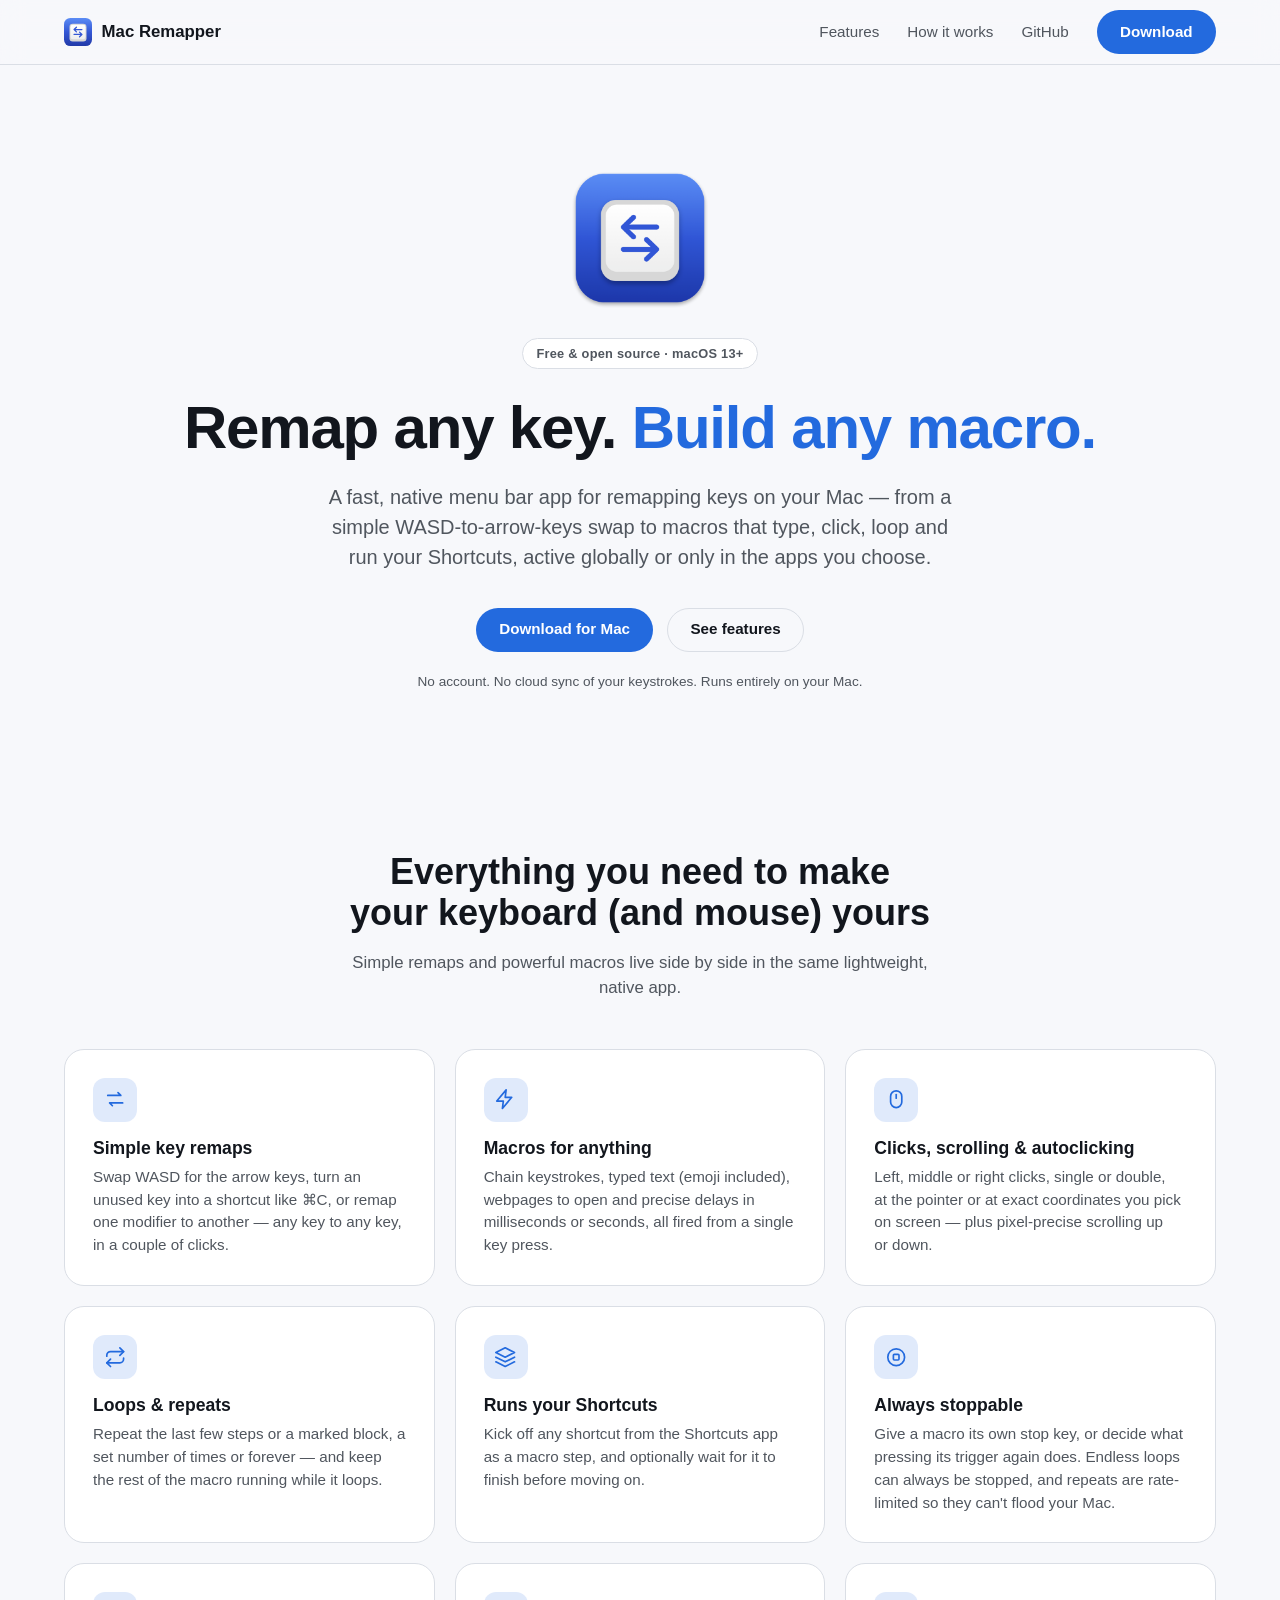
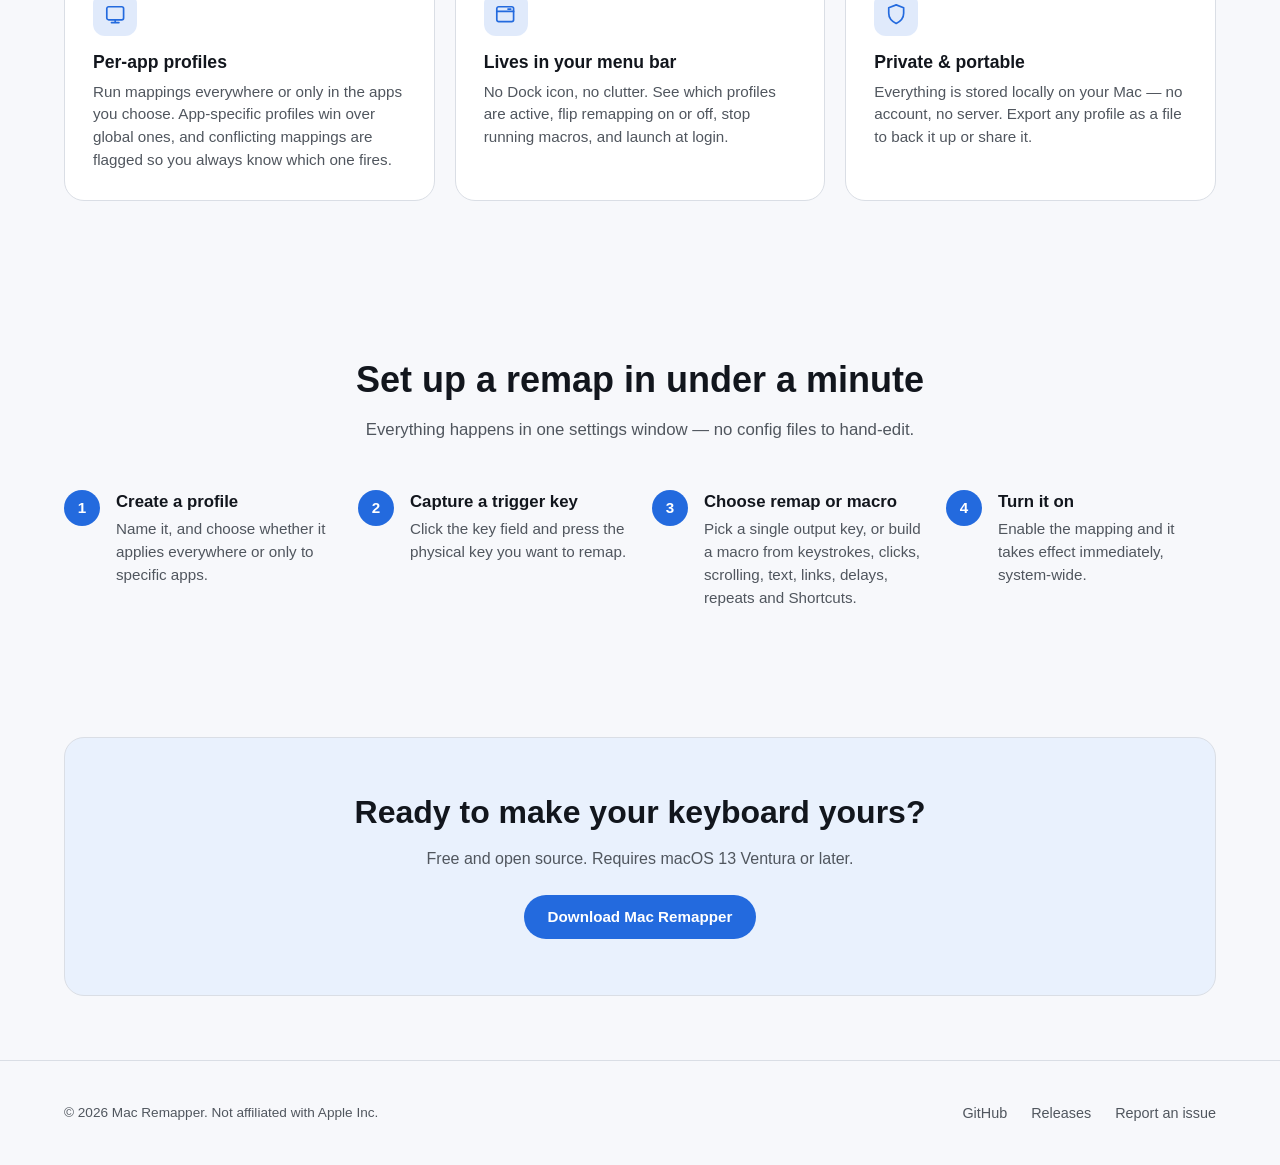
<file: docs/index.html>
<!doctype html>
<html lang="en">
<head>
<meta charset="utf-8">
<meta name="viewport" content="width=device-width, initial-scale=1, viewport-fit=cover">
<meta name="color-scheme" content="light dark">
<title>Mac Remapper — Remap keys and build macros on your Mac</title>
<meta name="description" content="Mac Remapper is a free, native menu bar app for remapping keys and building keyboard and mouse macros on macOS — globally or per app.">
<link rel="icon" href="assets/icons/favicon.svg" type="image/svg+xml">
<link rel="apple-touch-icon" href="assets/icons/apple-touch-icon.png">
<link rel="stylesheet" href="css/styles.css?v=2">
</head>
<body>

<nav class="site-nav">
  <div class="wrap">
    <a class="brand" href="index.html">
      <img src="assets/icons/favicon.svg" alt="" width="28" height="28">
      Mac Remapper
    </a>
    <button class="nav-toggle" aria-label="Toggle navigation" aria-expanded="false">
      <svg viewBox="0 0 24 24" width="20" height="20" fill="none" stroke="currentColor" stroke-width="2" stroke-linecap="round" aria-hidden="true">
        <path d="M3 6h18M3 12h18M3 18h18"></path>
      </svg>
    </button>
    <ul class="nav-links" data-open="false">
      <li><a href="index.html#features">Features</a></li>
      <li><a href="index.html#how-it-works">How it works</a></li>
      <li><a href="https://github.com/cksarge/Mac-Remapper">GitHub</a></li>
      <li><a class="btn btn-primary" href="download.html">Download</a></li>
    </ul>
  </div>
</nav>

<main>
  <section class="hero">
    <div class="wrap">
      <img class="hero-icon" src="assets/icons/app-icon-512.png" alt="Mac Remapper app icon" width="160" height="160">
      <span class="eyebrow">Free &amp; open source · macOS 13+</span>
      <h1>Remap any key. <span class="accent">Build any macro.</span></h1>
      <p class="hero-subtitle">
        A fast, native menu bar app for remapping keys on your Mac — from a simple
        WASD-to-arrow-keys swap to macros that type, click, loop and run your
        Shortcuts, active globally or only in the apps you choose.
      </p>
      <div class="hero-actions">
        <a class="btn btn-primary" href="download.html">Download for Mac</a>
        <a class="btn btn-secondary" href="index.html#features">See features</a>
      </div>
      <p class="hero-note">No account. No cloud sync of your keystrokes. Runs entirely on your Mac.</p>
    </div>
  </section>

  <section id="features">
    <div class="wrap">
      <div class="section-head">
        <h2>Everything you need to make your keyboard (and mouse) yours</h2>
        <p>Simple remaps and powerful macros live side by side in the same lightweight, native app.</p>
      </div>
      <div class="feature-grid">
        <article class="feature-card">
          <div class="icon">
            <svg viewBox="0 0 24 24" fill="none" stroke="currentColor" stroke-width="1.8" stroke-linecap="round" stroke-linejoin="round" aria-hidden="true">
              <path d="M4 8h14l-3-3"></path><path d="M20 16H6l3 3"></path>
            </svg>
          </div>
          <h3>Simple key remaps</h3>
          <p>Swap WASD for the arrow keys, turn an unused key into a shortcut like ⌘C, or remap one modifier to another — any key to any key, in a couple of clicks.</p>
        </article>
        <article class="feature-card">
          <div class="icon">
            <svg viewBox="0 0 24 24" fill="none" stroke="currentColor" stroke-width="1.8" stroke-linecap="round" stroke-linejoin="round" aria-hidden="true">
              <path d="M13 2 3 14h7l-1 8 10-12h-7l1-8z"></path>
            </svg>
          </div>
          <h3>Macros for anything</h3>
          <p>Chain keystrokes, typed text (emoji included), webpages to open and precise delays in milliseconds or seconds, all fired from a single key press.</p>
        </article>
        <article class="feature-card">
          <div class="icon">
            <svg viewBox="0 0 24 24" fill="none" stroke="currentColor" stroke-width="1.8" stroke-linecap="round" stroke-linejoin="round" aria-hidden="true">
              <rect x="6" y="3" width="12" height="18" rx="6"></rect><path d="M12 7v4"></path>
            </svg>
          </div>
          <h3>Clicks, scrolling &amp; autoclicking</h3>
          <p>Left, middle or right clicks, single or double, at the pointer or at exact coordinates you pick on screen — plus pixel-precise scrolling up or down.</p>
        </article>
        <article class="feature-card">
          <div class="icon">
            <svg viewBox="0 0 24 24" fill="none" stroke="currentColor" stroke-width="1.8" stroke-linecap="round" stroke-linejoin="round" aria-hidden="true">
              <path d="M17 2l4 4-4 4"></path><path d="M3 11v-1a4 4 0 0 1 4-4h14"></path><path d="M7 22l-4-4 4-4"></path><path d="M21 13v1a4 4 0 0 1-4 4H3"></path>
            </svg>
          </div>
          <h3>Loops &amp; repeats</h3>
          <p>Repeat the last few steps or a marked block, a set number of times or forever — and keep the rest of the macro running while it loops.</p>
        </article>
        <article class="feature-card">
          <div class="icon">
            <svg viewBox="0 0 24 24" fill="none" stroke="currentColor" stroke-width="1.8" stroke-linecap="round" stroke-linejoin="round" aria-hidden="true">
              <path d="M12 2 2 7l10 5 10-5-10-5z"></path><path d="M2 17l10 5 10-5"></path><path d="M2 12l10 5 10-5"></path>
            </svg>
          </div>
          <h3>Runs your Shortcuts</h3>
          <p>Kick off any shortcut from the Shortcuts app as a macro step, and optionally wait for it to finish before moving on.</p>
        </article>
        <article class="feature-card">
          <div class="icon">
            <svg viewBox="0 0 24 24" fill="none" stroke="currentColor" stroke-width="1.8" stroke-linecap="round" stroke-linejoin="round" aria-hidden="true">
              <circle cx="12" cy="12" r="9"></circle><rect x="9" y="9" width="6" height="6" rx="1"></rect>
            </svg>
          </div>
          <h3>Always stoppable</h3>
          <p>Give a macro its own stop key, or decide what pressing its trigger again does. Endless loops can always be stopped, and repeats are rate-limited so they can't flood your Mac.</p>
        </article>
        <article class="feature-card">
          <div class="icon">
            <svg viewBox="0 0 24 24" fill="none" stroke="currentColor" stroke-width="1.8" stroke-linecap="round" stroke-linejoin="round" aria-hidden="true">
              <rect x="3" y="4" width="18" height="14" rx="2"></rect><path d="M8 21h8M12 18v3"></path>
            </svg>
          </div>
          <h3>Per-app profiles</h3>
          <p>Run mappings everywhere or only in the apps you choose. App-specific profiles win over global ones, and conflicting mappings are flagged so you always know which one fires.</p>
        </article>
        <article class="feature-card">
          <div class="icon">
            <svg viewBox="0 0 24 24" fill="none" stroke="currentColor" stroke-width="1.8" stroke-linecap="round" stroke-linejoin="round" aria-hidden="true">
              <rect x="3" y="4" width="18" height="16" rx="2"></rect><path d="M3 9h18"></path><path d="M15 6.5h3"></path>
            </svg>
          </div>
          <h3>Lives in your menu bar</h3>
          <p>No Dock icon, no clutter. See which profiles are active, flip remapping on or off, stop running macros, and launch at login.</p>
        </article>
        <article class="feature-card">
          <div class="icon">
            <svg viewBox="0 0 24 24" fill="none" stroke="currentColor" stroke-width="1.8" stroke-linecap="round" stroke-linejoin="round" aria-hidden="true">
              <path d="M12 2 4 5v6c0 5 3.4 8.7 8 11 4.6-2.3 8-6 8-11V5l-8-3z"></path>
            </svg>
          </div>
          <h3>Private &amp; portable</h3>
          <p>Everything is stored locally on your Mac — no account, no server. Export any profile as a file to back it up or share it.</p>
        </article>
      </div>
    </div>
  </section>

  <section id="how-it-works">
    <div class="wrap">
      <div class="section-head">
        <h2>Set up a remap in under a minute</h2>
        <p>Everything happens in one settings window — no config files to hand-edit.</p>
      </div>
      <div class="steps">
        <div class="step">
          <span class="step-number">1</span>
          <h3>Create a profile</h3>
          <p>Name it, and choose whether it applies everywhere or only to specific apps.</p>
        </div>
        <div class="step">
          <span class="step-number">2</span>
          <h3>Capture a trigger key</h3>
          <p>Click the key field and press the physical key you want to remap.</p>
        </div>
        <div class="step">
          <span class="step-number">3</span>
          <h3>Choose remap or macro</h3>
          <p>Pick a single output key, or build a macro from keystrokes, clicks, scrolling, text, links, delays, repeats and Shortcuts.</p>
        </div>
        <div class="step">
          <span class="step-number">4</span>
          <h3>Turn it on</h3>
          <p>Enable the mapping and it takes effect immediately, system-wide.</p>
        </div>
      </div>
    </div>
  </section>

  <section>
    <div class="wrap">
      <div class="cta-band">
        <h2>Ready to make your keyboard yours?</h2>
        <p>Free and open source. Requires macOS 13 Ventura or later.</p>
        <a class="btn btn-primary" href="download.html">Download Mac Remapper</a>
      </div>
    </div>
  </section>
</main>

<footer class="site-footer">
  <div class="wrap">
    <p class="footer-note">© <span id="year"></span> Mac Remapper. Not affiliated with Apple Inc.</p>
    <ul class="footer-links">
      <li><a href="https://github.com/cksarge/Mac-Remapper">GitHub</a></li>
      <li><a href="https://github.com/cksarge/Mac-Remapper/releases">Releases</a></li>
      <li><a href="https://github.com/cksarge/Mac-Remapper/issues">Report an issue</a></li>
    </ul>
  </div>
</footer>

<script>document.getElementById("year").textContent = new Date().getFullYear();</script>
<script src="js/main.js?v=2"></script>
</body>
</html>
</file>
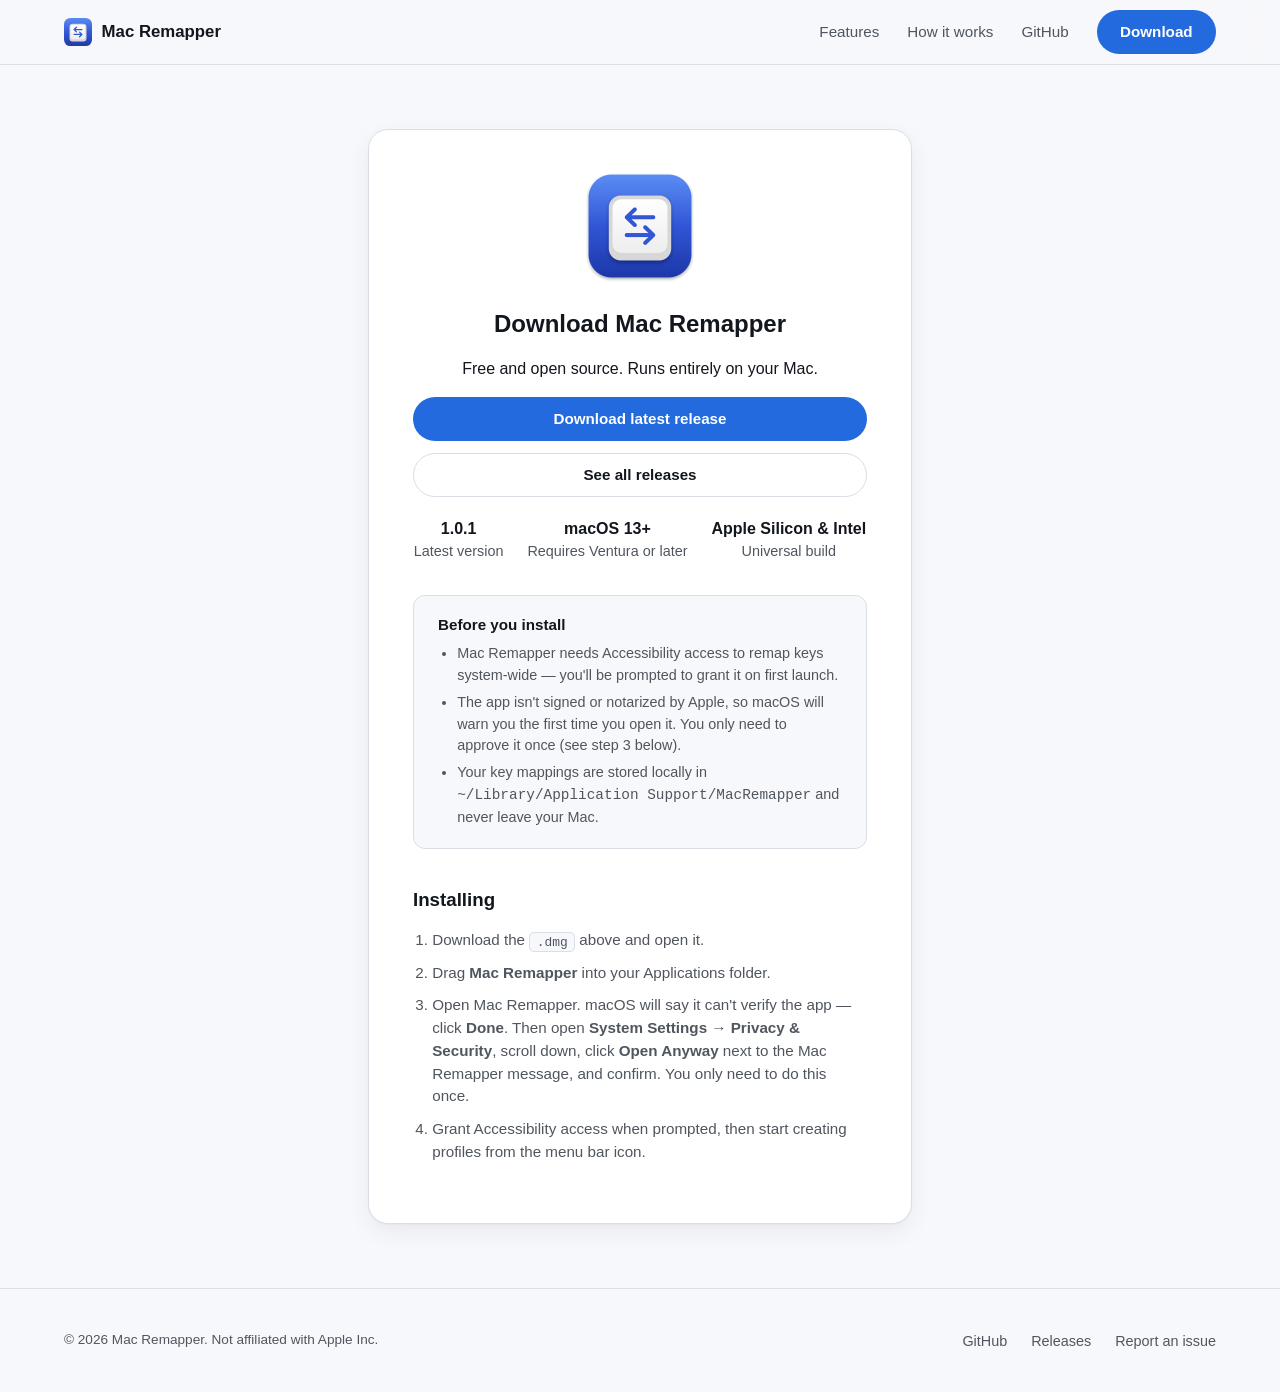
<file: docs/download.html>
<!doctype html>
<html lang="en">
<head>
<meta charset="utf-8">
<meta name="viewport" content="width=device-width, initial-scale=1, viewport-fit=cover">
<meta name="color-scheme" content="light dark">
<title>Download — Mac Remapper</title>
<meta name="description" content="Download Mac Remapper, a free native menu bar app for remapping keys and building keyboard macros on macOS.">
<link rel="icon" href="assets/icons/favicon.svg" type="image/svg+xml">
<link rel="apple-touch-icon" href="assets/icons/apple-touch-icon.png">
<link rel="stylesheet" href="css/styles.css?v=2">
</head>
<body>

<nav class="site-nav">
  <div class="wrap">
    <a class="brand" href="index.html">
      <img src="assets/icons/favicon.svg" alt="" width="28" height="28">
      Mac Remapper
    </a>
    <button class="nav-toggle" aria-label="Toggle navigation" aria-expanded="false">
      <svg viewBox="0 0 24 24" width="20" height="20" fill="none" stroke="currentColor" stroke-width="2" stroke-linecap="round" aria-hidden="true">
        <path d="M3 6h18M3 12h18M3 18h18"></path>
      </svg>
    </button>
    <ul class="nav-links" data-open="false">
      <li><a href="index.html#features">Features</a></li>
      <li><a href="index.html#how-it-works">How it works</a></li>
      <li><a href="https://github.com/cksarge/Mac-Remapper">GitHub</a></li>
      <li><a class="btn btn-primary" href="download.html">Download</a></li>
    </ul>
  </div>
</nav>

<main>
  <section>
    <div class="wrap">
      <div class="download-card">
        <img class="download-icon" src="assets/icons/app-icon-512.png" alt="Mac Remapper app icon" width="128" height="128">
        <h1>Download Mac Remapper</h1>
        <p>Free and open source. Runs entirely on your Mac.</p>

        <div class="download-actions">
          <a class="btn btn-primary btn-block" href="https://github.com/cksarge/Mac-Remapper/releases/latest/download/MacRemapper.dmg">
            Download latest release
          </a>
          <a class="btn btn-secondary btn-block" href="https://github.com/cksarge/Mac-Remapper/releases">
            See all releases
          </a>
        </div>

        <div class="download-meta">
          <div>
            <strong data-latest-version>1.0.1</strong>
            Latest version
          </div>
          <div>
            <strong>macOS 13+</strong>
            Requires Ventura or later
          </div>
          <div>
            <strong>Apple Silicon &amp; Intel</strong>
            Universal build
          </div>
        </div>

        <div class="requirements">
          <h3>Before you install</h3>
          <ul>
            <li>Mac Remapper needs Accessibility access to remap keys system-wide — you'll be prompted to grant it on first launch.</li>
            <li>The app isn't signed or notarized by Apple, so macOS will warn you the first time you open it. You only need to approve it once (see step 3 below).</li>
            <li>Your key mappings are stored locally in <code>~/Library/Application&nbsp;Support/MacRemapper</code> and never leave your Mac.</li>
          </ul>
        </div>

        <div class="install-steps">
          <h3>Installing</h3>
          <ol>
            <li>Download the <code>.dmg</code> above and open it.</li>
            <li>Drag <strong>Mac Remapper</strong> into your Applications folder.</li>
            <li>Open Mac Remapper. macOS will say it can't verify the app — click <strong>Done</strong>. Then open <strong>System Settings → Privacy &amp; Security</strong>, scroll down, click <strong>Open Anyway</strong> next to the Mac Remapper message, and confirm. You only need to do this once.</li>
            <li>Grant Accessibility access when prompted, then start creating profiles from the menu bar icon.</li>
          </ol>
        </div>
      </div>
    </div>
  </section>
</main>

<footer class="site-footer">
  <div class="wrap">
    <p class="footer-note">© <span id="year"></span> Mac Remapper. Not affiliated with Apple Inc.</p>
    <ul class="footer-links">
      <li><a href="https://github.com/cksarge/Mac-Remapper">GitHub</a></li>
      <li><a href="https://github.com/cksarge/Mac-Remapper/releases">Releases</a></li>
      <li><a href="https://github.com/cksarge/Mac-Remapper/issues">Report an issue</a></li>
    </ul>
  </div>
</footer>

<script>document.getElementById("year").textContent = new Date().getFullYear();</script>
<script src="js/main.js?v=2"></script>
</body>
</html>
</file>
<file: docs/css/styles.css>
/* ==========================================================================
   Design tokens
   ========================================================================== */
:root {
  color-scheme: light dark;

  /* Tier 1: literal tokens */
  --color-blue-40: oklch(55% 0.19 260);
  --color-blue-75: oklch(75% 0.15 260);
  --color-gray-98: oklch(98% 0.004 260);
  --color-gray-92: oklch(92% 0.006 260);
  --color-gray-90: oklch(90% 0.01 260);
  --color-gray-65: oklch(65% 0.015 260);
  --color-gray-45: oklch(45% 0.015 260);
  --color-gray-30: oklch(30% 0.015 260);
  --color-gray-20: oklch(20% 0.015 260);
  --color-gray-15: oklch(15% 0.015 260);
  --color-gray-12: oklch(12% 0.015 260);

  /* Tier 2: semantic tokens */
  --color-bg: light-dark(var(--color-gray-98), var(--color-gray-12));
  --color-surface: light-dark(white, var(--color-gray-15));
  --color-surface-raised: light-dark(white, var(--color-gray-20));
  --color-text: light-dark(var(--color-gray-20), var(--color-gray-92));
  --color-text-muted: light-dark(var(--color-gray-45), var(--color-gray-65));
  --color-border: light-dark(var(--color-gray-90), var(--color-gray-30));
  --color-accent: light-dark(var(--color-blue-40), var(--color-blue-75));
  --color-accent-text: light-dark(white, var(--color-gray-12));

  --font-sans: -apple-system, BlinkMacSystemFont, "SF Pro Text", "Segoe UI", Roboto, Helvetica, Arial, sans-serif;
  --font-mono: ui-monospace, "SF Mono", Menlo, Consolas, monospace;

  --radius-md: 0.75rem;
  --radius-lg: 1.25rem;
  --shadow-card: 0 1px 2px oklch(0% 0 0 / 4%), 0 8px 24px oklch(0% 0 0 / 6%);

  accent-color: var(--color-accent);
  scrollbar-color: light-dark(var(--color-gray-90), var(--color-gray-30)) transparent;
}

/* ==========================================================================
   Reset & base
   ========================================================================== */
*,
*::before,
*::after {
  box-sizing: border-box;
}

html {
  -webkit-text-size-adjust: 100%;
}

body {
  margin: 0;
  background: var(--color-bg);
  color: var(--color-text);
  font-family: var(--font-sans);
  font-size: 1rem;
  line-height: 1.5;
  overflow-wrap: break-word;
}

img,
svg {
  max-width: 100%;
  display: block;
}

h1,
h2,
h3 {
  line-height: 1.15;
  text-wrap: balance;
}

p {
  text-wrap: pretty;
}

a {
  color: inherit;
}

:focus-visible {
  outline: 2px solid var(--color-accent);
  outline-offset: 2px;
}

.visually-hidden {
  position: absolute;
  inline-size: 1px;
  block-size: 1px;
  overflow: hidden;
  clip-path: inset(50%);
  white-space: nowrap;
}

/* ==========================================================================
   Layout shell
   ========================================================================== */
.wrap {
  inline-size: min(100% - 3rem, 72rem);
  margin-inline: auto;
}

/* ==========================================================================
   Nav
   ========================================================================== */
.site-nav {
  position: sticky;
  top: env(safe-area-inset-top, 0px);
  z-index: 10;
  background: color-mix(in oklab, var(--color-bg) 88%, transparent);
  backdrop-filter: blur(12px);
  border-block-end: 1px solid var(--color-border);
}

.site-nav .wrap {
  display: flex;
  align-items: center;
  justify-content: space-between;
  block-size: 4rem;
  gap: 1rem;
}

.brand {
  display: flex;
  align-items: center;
  gap: 0.6rem;
  font-weight: 700;
  font-size: 1.05rem;
  text-decoration: none;
  color: var(--color-text);
}

.brand img {
  inline-size: 1.75rem;
  block-size: 1.75rem;
}

.nav-links {
  display: flex;
  align-items: center;
  gap: 1.75rem;
  list-style: none;
  margin: 0;
  padding: 0;
}

.nav-links a {
  text-decoration: none;
  color: var(--color-text-muted);
  font-size: 0.95rem;
  transition: color 0.15s ease;
}

.nav-links a:hover {
  color: var(--color-text);
}

.nav-links .btn {
  color: var(--color-accent-text);
}

.nav-toggle {
  display: none;
}

/* ==========================================================================
   Buttons
   ========================================================================== */
.btn {
  display: inline-flex;
  align-items: center;
  justify-content: center;
  gap: 0.5rem;
  min-block-size: 2.75rem;
  padding-inline: 1.4rem;
  border-radius: 999px;
  font-size: 0.95rem;
  font-weight: 600;
  text-decoration: none;
  border: 1px solid transparent;
  cursor: pointer;
  transition: transform 0.15s ease, background-color 0.15s ease, border-color 0.15s ease;
}

.btn:active {
  transform: scale(0.98);
}

.btn-primary {
  background: var(--color-accent);
  color: var(--color-accent-text);
}

.btn-primary:hover {
  background: color-mix(in oklab, var(--color-accent), black 10%);
}

.btn-secondary {
  background: transparent;
  color: var(--color-text);
  border-color: var(--color-border);
}

.btn-secondary:hover {
  border-color: var(--color-accent);
  color: var(--color-accent);
}

.btn-block {
  inline-size: 100%;
}

.download-actions {
  display: flex;
  flex-direction: column;
  gap: 0.75rem;
}

/* ==========================================================================
   Hero
   ========================================================================== */
.hero {
  padding-block: clamp(3.5rem, 6vw + 1rem, 7rem) clamp(2.5rem, 4vw, 4rem);
  text-align: center;
}

.hero-icon {
  display: block;
  inline-size: clamp(7rem, 5rem + 8vw, 10rem);
  block-size: auto;
  margin-inline: auto;
  margin-block-end: 1.25rem;
  animation: hero-icon-float 6s ease-in-out infinite;
}

@keyframes hero-icon-float {
  0%, 100% { transform: translateY(0); }
  50% { transform: translateY(-0.5rem); }
}

.eyebrow {
  display: inline-flex;
  align-items: center;
  gap: 0.5rem;
  padding: 0.3rem 0.85rem;
  border-radius: 999px;
  background: var(--color-surface);
  border: 1px solid var(--color-border);
  color: var(--color-text-muted);
  font-size: 0.8rem;
  font-weight: 600;
  letter-spacing: 0.02em;
  margin-block-end: 1.5rem;
}

.hero h1 {
  font-size: clamp(2.25rem, 1.6rem + 3vw, 3.75rem);
  margin-block: 0 1.1rem;
  letter-spacing: -0.02em;
}

.hero h1 .accent {
  color: var(--color-accent);
}

.hero-subtitle {
  font-size: clamp(1.05rem, 0.95rem + 0.4vw, 1.25rem);
  color: var(--color-text-muted);
  max-inline-size: 40rem;
  margin-inline: auto;
  margin-block-end: 2.25rem;
}

.hero-actions {
  display: flex;
  flex-wrap: wrap;
  justify-content: center;
  gap: 0.85rem;
}

.hero-note {
  margin-block-start: 1.25rem;
  font-size: 0.85rem;
  color: var(--color-text-muted);
}

/* ==========================================================================
   Sections
   ========================================================================== */
section {
  padding-block: clamp(2.5rem, 5vw, 5rem);
}

.section-head {
  text-align: center;
  max-inline-size: 40rem;
  margin-inline: auto;
  margin-block-end: clamp(2rem, 4vw, 3rem);
}

.section-head h2 {
  font-size: clamp(1.6rem, 1.3rem + 1.2vw, 2.25rem);
  margin-block-end: 0.6rem;
}

.section-head p {
  color: var(--color-text-muted);
  font-size: 1.05rem;
}

/* ==========================================================================
   Feature grid
   ========================================================================== */
.feature-grid {
  display: grid;
  /* Wide enough cards that the nine features form a 3 × 3 grid on desktop. */
  grid-template-columns: repeat(auto-fit, minmax(min(100%, 20rem), 1fr));
  gap: 1.25rem;
}

.feature-card {
  background: var(--color-surface);
  border: 1px solid var(--color-border);
  border-radius: var(--radius-lg);
  padding: 1.75rem;
}

.feature-card .icon {
  inline-size: 2.75rem;
  block-size: 2.75rem;
  border-radius: var(--radius-md);
  display: grid;
  place-items: center;
  background: color-mix(in oklab, var(--color-accent) 14%, transparent);
  color: var(--color-accent);
  margin-block-end: 1rem;
}

.feature-card .icon svg {
  inline-size: 1.4rem;
  block-size: 1.4rem;
}

.feature-card h3 {
  font-size: 1.1rem;
  margin-block: 0 0.5rem;
}

.feature-card p {
  color: var(--color-text-muted);
  font-size: 0.95rem;
  margin: 0;
}

/* ==========================================================================
   How it works
   ========================================================================== */
.steps {
  display: grid;
  grid-template-columns: repeat(auto-fit, minmax(min(100%, 16rem), 1fr));
  gap: 1.5rem;
}

.step {
  position: relative;
  padding-inline-start: 3.25rem;
}

.step .step-number {
  position: absolute;
  inset-inline-start: 0;
  inset-block-start: 0;
  inline-size: 2.25rem;
  block-size: 2.25rem;
  border-radius: 50%;
  background: var(--color-accent);
  color: var(--color-accent-text);
  display: grid;
  place-items: center;
  font-weight: 700;
  font-size: 0.95rem;
}

.step h3 {
  font-size: 1.05rem;
  margin-block: 0.15rem 0.4rem;
}

.step p {
  color: var(--color-text-muted);
  font-size: 0.95rem;
  margin: 0;
}

/* ==========================================================================
   CTA band
   ========================================================================== */
.cta-band {
  border-radius: var(--radius-lg);
  background: color-mix(in oklab, var(--color-accent) 10%, var(--color-surface));
  border: 1px solid var(--color-border);
  padding: clamp(2rem, 5vw, 3.5rem);
  text-align: center;
}

.cta-band h2 {
  font-size: clamp(1.5rem, 1.2rem + 1vw, 2rem);
  margin-block: 0 0.6rem;
}

.cta-band p {
  color: var(--color-text-muted);
  margin-block-end: 1.5rem;
}

/* ==========================================================================
   Footer
   ========================================================================== */
.site-footer {
  border-block-start: 1px solid var(--color-border);
  padding-block: 2.5rem;
  padding-block-end: calc(2.5rem + env(safe-area-inset-bottom, 0px));
}

.site-footer .wrap {
  display: flex;
  flex-wrap: wrap;
  justify-content: space-between;
  align-items: center;
  gap: 1rem;
}

.footer-links {
  display: flex;
  gap: 1.5rem;
  list-style: none;
  margin: 0;
  padding: 0;
  flex-wrap: wrap;
}

.footer-links a {
  color: var(--color-text-muted);
  text-decoration: none;
  font-size: 0.9rem;
}

.footer-links a:hover {
  color: var(--color-text);
}

.footer-note {
  color: var(--color-text-muted);
  font-size: 0.85rem;
  margin: 0;
}

/* ==========================================================================
   Download page
   ========================================================================== */
.download-card {
  background: var(--color-surface);
  border: 1px solid var(--color-border);
  border-radius: var(--radius-lg);
  box-shadow: var(--shadow-card);
  padding: clamp(1.75rem, 4vw, 2.75rem);
  max-inline-size: 34rem;
  margin-inline: auto;
  text-align: center;
}

.download-icon {
  display: block;
  inline-size: 8rem;
  block-size: auto;
  margin-inline: auto;
  margin-block: -0.75rem 0.5rem;
}

.download-meta {
  display: flex;
  justify-content: center;
  gap: 1.5rem;
  margin-block: 1.25rem;
  flex-wrap: wrap;
  color: var(--color-text-muted);
  font-size: 0.9rem;
}

.download-meta strong {
  color: var(--color-text);
  display: block;
  font-size: 1rem;
}

.requirements {
  text-align: start;
  background: var(--color-bg);
  border: 1px solid var(--color-border);
  border-radius: var(--radius-md);
  padding: 1.25rem 1.5rem;
  margin-block-start: 2rem;
}

.requirements h3 {
  font-size: 0.95rem;
  margin-block: 0 0.6rem;
}

.requirements ul {
  margin: 0;
  padding-inline-start: 1.2rem;
  color: var(--color-text-muted);
  font-size: 0.9rem;
}

.requirements li + li {
  margin-block-start: 0.35rem;
}

.install-steps {
  text-align: start;
  margin-block-start: 2.5rem;
}

.install-steps ol {
  padding-inline-start: 1.2rem;
  color: var(--color-text-muted);
  font-size: 0.95rem;
}

.install-steps li + li {
  margin-block-start: 0.6rem;
}

.install-steps code {
  font-family: var(--font-mono);
  background: var(--color-bg);
  border: 1px solid var(--color-border);
  border-radius: 0.3rem;
  padding: 0.1rem 0.4rem;
  font-size: 0.85em;
}

/* ==========================================================================
   Small screens
   ========================================================================== */
@media (max-width: 40rem) {
  .nav-links {
    display: none;
    position: fixed;
    inset-block-start: 4rem;
    inset-inline: 0;
    /* Explicit height rather than relying on inset top+bottom auto-stretch,
       which some engines fail to resolve correctly on a flex container. */
    block-size: calc(100dvh - 4rem);
    overflow-y: auto;
    flex-direction: column;
    align-items: stretch;
    padding: 1.5rem;
    gap: 1rem;
    background: var(--color-surface);
    border-block-start: 1px solid var(--color-border);
    box-shadow: var(--shadow-card);
  }

  .nav-links[data-open="true"] {
    display: flex;
  }

  .nav-links a {
    font-size: 1.05rem;
    padding-block: 0.5rem;
  }

  .nav-toggle {
    display: inline-flex;
    align-items: center;
    justify-content: center;
    inline-size: 2.5rem;
    block-size: 2.5rem;
    border-radius: 0.5rem;
    border: 1px solid var(--color-border);
    background: var(--color-surface);
    color: var(--color-text);
  }
}

@media (prefers-reduced-motion: reduce) {
  * {
    transition-duration: 0.001ms !important;
    animation-duration: 0.001ms !important;
  }

  .hero-icon {
    animation: none;
  }
}
</file>
